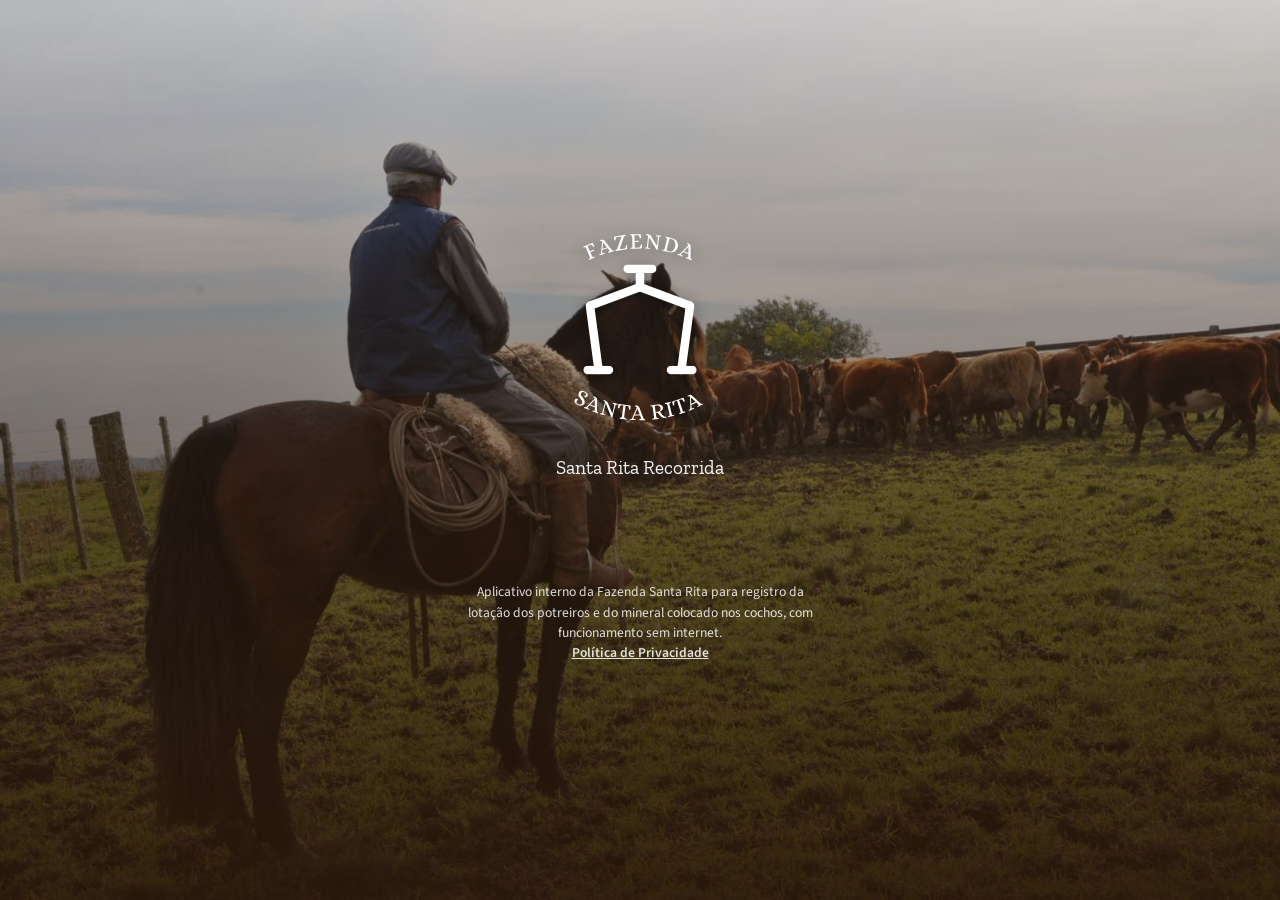
<file: index.html>
<!doctype html>
<html lang="pt-BR">
<head>
  <meta charset="utf-8">
  <meta name="viewport" content="width=device-width, initial-scale=1, viewport-fit=cover">
  <meta name="theme-color" content="#4a2814">
  <meta name="mobile-web-app-capable" content="yes">
  <meta name="apple-mobile-web-app-capable" content="yes">
  <meta name="apple-mobile-web-app-status-bar-style" content="black-translucent">
  <meta name="apple-mobile-web-app-title" content="Recorrida">
  <title>Santa Rita Recorrida</title>
  <link rel="manifest" href="manifest.webmanifest">
  <link rel="icon" href="img/icon-192.png?v=1">
  <link rel="apple-touch-icon" href="img/icon-180.png?v=1">
  <link rel="preconnect" href="https://fonts.googleapis.com">
  <link rel="preconnect" href="https://fonts.gstatic.com" crossorigin>
  <link href="https://fonts.googleapis.com/css2?family=Source+Sans+3:wght@400;600;700&family=Zilla+Slab:wght@500;600;700&display=swap" rel="stylesheet">
  <link rel="stylesheet" href="styles.css">
</head>
<body>

<!-- ===== Tela de entrada ===== -->
<section id="login" class="login" hidden>
  <div class="login-card">
    <img src="img/logo-branco.svg" alt="Fazenda Santa Rita" class="login-logo">
    <p class="login-sub">Santa Rita Recorrida</p>
    <div id="gbtn" class="gbtn"></div>
    <p id="login-msg" class="login-msg"></p>
    <p class="login-sobre">Aplicativo interno da Fazenda Santa Rita para registro da lotação dos potreiros e do mineral colocado nos cochos, com funcionamento sem internet.<br>
      <a href="privacidade.html">Política de Privacidade</a></p>
  </div>
</section>

<!-- ===== App ===== -->
<div id="app" hidden>
  <header class="hero">
    <div class="hero-inner">
      <img src="img/logo-branco.svg" alt="Fazenda Santa Rita" class="hero-logo">
      <div class="hero-text">
        <div class="eyebrow">Santa Rita · Recorrida</div>
        <h1 id="titulo">Recorrida</h1>
      </div>
      <div class="sync">
        <span id="sync-status" class="pill">…</span>
        <button id="btn-sync" class="btn-hero" type="button">Sincronizar</button>
      </div>
    </div>
  </header>

  <div id="relogin" class="banner" hidden>
    <span>Para enviar os registros à planilha, entre com o Google <b>uma última vez</b> neste aparelho. Depois disso, não será mais pedido.</span>
    <div id="relogin-btn"></div>
  </div>
  <div id="demo" class="banner banner-demo" hidden>
    <span>Modo demonstração: os registros ficam só neste aparelho. Configure o <code>config.js</code> para ligar a planilha.</span>
  </div>

  <main>
    <!-- ===== Registro ===== -->
    <section id="tab-registro" class="tab">
      <form id="form" class="card" novalidate autocomplete="off">
        <div class="card-head">
          <h2 id="form-titulo">Nova recorrida</h2>
          <button type="button" id="btn-limpar" class="btn-light">Limpar</button>
          <button type="button" id="btn-cancelar" class="btn-light" hidden>Cancelar edição</button>
        </div>

        <label class="field campo-data">
          <span>Data</span>
          <input type="date" name="data" required>
        </label>

        <!-- Potreiro -->
        <div class="bloco">
          <div class="bloco-titulo"><span class="num">1</span> Potreiro</div>

          <div id="pot-busca">
            <div class="busca">
              <svg viewBox="0 0 24 24" aria-hidden="true"><circle cx="11" cy="11" r="6.5"/><path d="M16 16l4.5 4.5"/></svg>
              <input type="search" id="pot-q" placeholder="Digite parte do nome" autocomplete="off" autocorrect="off" autocapitalize="off" spellcheck="false" enterkeyhint="search">
            </div>
            <div class="gps">
              <span id="gps-txt">Localização: aguardando…</span>
              <button type="button" id="btn-gps" class="link">Atualizar</button>
            </div>
            <div id="pot-lista" class="pot-lista"></div>
          </div>

          <div id="pot-escolhido" class="pot-escolhido" hidden>
            <div class="pe-topo">
              <div>
                <b id="pe-nome"></b>
                <small id="pe-info"></small>
              </div>
              <button type="button" id="btn-trocar" class="btn-light">Trocar</button>
            </div>
            <p id="pe-ultima" class="pe-ultima"></p>
            <button type="button" id="btn-cochos" class="btn-cocho">
              <svg viewBox="0 0 24 24" aria-hidden="true"><path d="M12 21s-6.5-6.2-6.5-11A6.5 6.5 0 0 1 18.5 10c0 4.8-6.5 11-6.5 11z"/><circle cx="12" cy="10" r="2.3"/></svg>
              <span id="btn-cochos-txt">Localização dos cochos</span>
            </button>
          </div>
        </div>

        <!-- Animais -->
        <div class="bloco" id="bloco-animais">
          <div class="chave-linha">
            <button type="button" class="chave" id="chave-animais" aria-pressed="false">
              <span class="num">2</span>
              <span class="chave-txt">Conferi os animais <small>lotação do potreiro</small></span>
              <span class="interruptor" aria-hidden="true"></span>
            </button>
            <button type="button" class="btn-vazio" id="btn-vazio" aria-pressed="false" title="Potreiro vazio">Vazio</button>
          </div>
          <div class="bloco-corpo" id="corpo-animais" hidden>
            <p id="dica-animais" class="dica"></p>
            <div id="linhas-animais" class="linhas"></div>
            <div class="linha-acoes">
              <button type="button" class="btn-mais" id="add-animal" aria-label="Adicionar categoria">+</button>
              <span class="muted-s">Adicionar categoria</span>
            </div>
            <div id="dif-animais"></div>
            <div id="aviso-vazio" class="aviso-vazio" hidden>
              <b>Potreiro vazio.</b> Será registrado que não há animais aqui. Toque em “Vazio” de novo para desfazer.
            </div>
          </div>
        </div>

        <!-- Mineral -->
        <div class="bloco" id="bloco-mineral">
          <div class="chave-linha chave-com-tem">
            <button type="button" class="chave" id="chave-mineral" aria-pressed="false">
              <span class="num">3</span>
              <span class="chave-txt">Coloquei mineral no cocho <small>sacos por produto</small></span>
              <span class="espaco-tem" aria-hidden="true"></span>
              <span class="interruptor" aria-hidden="true"></span>
            </button>
            <!-- "Tem mineral": o cocho já tinha mineral (só registra; não entra no consumo) -->
            <button type="button" class="btn-tem" id="btn-tem" aria-pressed="false">
              <svg viewBox="0 0 24 24" aria-hidden="true"><path d="M5 12.5l4.5 4.5L19 7.5"/></svg>Tem mineral
            </button>
          </div>
          <div class="bloco-corpo" id="corpo-mineral" hidden>
            <p id="dica-mineral" class="dica"></p>
            <div id="linhas-mineral" class="linhas"></div>
            <div class="linha-acoes">
              <button type="button" class="btn-mais" id="add-mineral" aria-label="Adicionar mineral">+</button>
              <span class="muted-s">Adicionar mineral</span>
            </div>
          </div>
        </div>

        <!-- Falta no depósito -->
        <div class="bloco" id="bloco-falta">
          <button type="button" class="chave" id="chave-falta" aria-pressed="false">
            <span class="num">4</span>
            <span class="chave-txt">Falta mineral no depósito <small>sem no depósito e precisa trazer</small></span>
            <span class="interruptor" aria-hidden="true"></span>
          </button>
          <div class="bloco-corpo" id="corpo-falta" hidden>
            <p class="dica">Marque os minerais que estão faltando no depósito deste potreiro. Desmarque o que já tem no depósito ou não precisa mais: fica como reposto na data da recorrida.</p>
            <div id="faltas-lista" class="faltas-lista"></div>
            <div class="falta-outro">
              <span class="muted-s">Outro mineral:</span>
              <div id="falta-combo"></div>
            </div>
          </div>
        </div>

        <!-- Medicamentos -->
        <div class="bloco" id="bloco-med">
          <button type="button" class="chave" id="chave-med" aria-pressed="false">
            <span class="num">5</span>
            <span class="chave-txt">Medicamentos <small>aplicados no lote ou em animais</small></span>
            <span class="interruptor" aria-hidden="true"></span>
          </button>
          <div class="bloco-corpo" id="corpo-med" hidden>
            <div class="seg" role="group" aria-label="Aplicado em">
              <button type="button" data-med-modo="lote" aria-pressed="true">Todo o lote</button>
              <button type="button" data-med-modo="animais" aria-pressed="false">Animal(is) específico(s)</button>
            </div>
            <div id="med-lote">
              <p id="dica-med" class="dica"></p>
              <div class="med-cab" id="med-cab-lote"><span>Dose</span><span>Medicamento</span></div>
              <div id="linhas-med-lote" class="linhas linhas-med"></div>
              <div class="linha-acoes">
                <button type="button" class="btn-mais" id="add-med-lote" aria-label="Adicionar">+</button>
                <span class="muted-s" id="txt-add-med-lote">Adicionar medicamento</span>
              </div>
            </div>
            <div id="med-animais" hidden>
              <div id="lista-med-animais" class="med-animais"></div>
              <div class="linha-acoes">
                <button type="button" class="btn-mais" id="add-med-animal" aria-label="Adicionar animal">+</button>
                <span class="muted-s">Adicionar animal</span>
              </div>
            </div>
          </div>
        </div>

        <label class="field">
          <span>Observações <small>(opcional)</small></span>
          <textarea name="obs" rows="2" placeholder="Depósito vazio, cocho estragado, animal doente…"></textarea>
        </label>

        <div class="actions">
          <button type="submit" class="btn-primary" id="btn-salvar">Salvar recorrida</button>
        </div>
      </form>

      <div class="card">
        <div class="card-head"><h2>Últimas recorridas</h2></div>
        <div id="ultimos" class="lista"></div>
      </div>
    </section>

    <!-- ===== Lotação ===== -->
    <section id="tab-lotacao" class="tab" hidden>
      <div id="lot-kpis" class="kpis"></div>
      <div id="lot-cats" class="cats"></div>
      <div class="card card-filtro">
        <div class="filtros filtros-1">
          <input type="search" id="lot-q" placeholder="Buscar potreiro">
        </div>
      </div>
      <div id="lot-lista" class="lista"></div>
    </section>

    <!-- ===== Registros (recorridas já lançadas) ===== -->
    <section id="tab-consulta" class="tab" hidden>
      <div class="card">
        <div class="filtros filtros-2">
          <input type="search" id="busca" placeholder="Buscar potreiro, categoria, mineral ou observação">
          <select id="f-periodo">
            <option value="30">Últimos 30 dias</option>
            <option value="90">Últimos 90 dias</option>
            <option value="365">Últimos 12 meses</option>
            <option value="">Todo o período</option>
          </select>
        </div>
        <div id="f-tipos" class="cats tipos"></div>
        <div class="lista-topo">
          <span id="contagem" class="muted"></span>
          <button type="button" id="btn-csv" class="btn-light">Baixar planilha (CSV)</button>
        </div>
      </div>
      <div id="lista" class="lista"></div>
      <button type="button" id="btn-mais" class="btn-light mais" hidden>Mostrar mais</button>
    </section>

    <!-- ===== Painel ===== -->
    <section id="tab-painel" class="tab" hidden>
      <div class="painel-topo">
        <h2>Resumo</h2>
        <select id="p-periodo">
          <option value="15" selected>Últimos 15 dias</option>
          <option value="30">Últimos 30 dias</option>
          <option value="45">Últimos 45 dias</option>
          <option value="60">Últimos 60 dias</option>
          <option value="90">Últimos 90 dias</option>
        </select>
      </div>
      <div id="kpis" class="kpis"></div>
      <div class="card card-falta">
        <h3>Falta no depósito</h3>
        <div id="p-faltas"></div>
      </div>
      <div class="card">
        <h3>Animais faltando</h3>
        <p class="muted">Não estavam no potreiro na última recorrida, mas continuam na lotação dele até voltarem.</p>
        <div id="p-faltando" class="tabela"></div>
      </div>
      <div class="painel-grid">
        <div class="card"><h3>Mineral colocado (sacos)</h3><div id="g-min" class="barras"></div></div>
        <div class="card"><h3>Animais por categoria (hoje)</h3><div id="g-cat" class="barras"></div></div>
        <div class="card full">
          <h3>Dias sem abastecer o cocho</h3>
          <p class="muted">Potreiros com animais, pela data do último mineral registrado.</p>
          <div id="t-dias" class="tabela"></div>
        </div>
        <div class="card full">
          <h3>Consumo de mineral por potreiro</h3>
          <p class="muted">Estimativa de g/cabeça/dia: o mineral de cada abastecimento é consumido até o abastecimento seguinte, com a lotação registrada nas recorridas. Cabeça média e g/cab/dia consideram só os bovinos. Precisa de pelo menos 2 abastecimentos no período.</p>
          <div id="t-consumo" class="tabela"></div>
        </div>
      </div>
    </section>
  </main>

  <footer class="rodape">
    <span id="quem"></span>
    <button type="button" id="btn-sair" class="link">Sair</button>
    · <a href="privacidade.html" class="link">Privacidade</a>
  </footer>

  <nav class="tabbar">
    <button type="button" data-tab="registro" class="on">
      <svg viewBox="0 0 24 24"><path d="M12 5v14M5 12h14"/></svg>Registro
    </button>
    <button type="button" data-tab="lotacao">
      <svg viewBox="0 0 24 24"><path d="M4 5h7v6H4zM13 5h7v6h-7zM4 13h7v6H4zM13 13h7v6h-7z"/></svg>Lotação
    </button>
    <button type="button" data-tab="consulta">
      <svg viewBox="0 0 24 24"><path d="M4 6h16M4 12h16M4 18h10"/></svg>Registros
    </button>
    <button type="button" data-tab="painel">
      <svg viewBox="0 0 24 24"><path d="M5 20V11M12 20V5M19 20v-6"/></svg>Painel
    </button>
  </nav>
</div>

<!-- ===== Janela: cochos ===== -->
<dialog id="dlg-cochos" class="dlg">
  <div class="dlg-cab">
    <h2>Cochos · <span id="dc-nome"></span></h2>
    <button type="button" class="dlg-x" data-fechar aria-label="Fechar">×</button>
  </div>
  <p class="muted">Fique ao lado do cocho e toque em <b>Marcar aqui</b>. O app espera o GPS estabilizar antes de gravar.</p>
  <div id="dc-lista"></div>
  <div id="dc-captura" class="captura" hidden>
    <div class="cap-titulo" id="cap-titulo"></div>
    <div class="cap-barra"><i id="cap-i"></i></div>
    <div class="cap-info" id="cap-info">Procurando sinal do GPS…</div>
    <div class="cap-btns">
      <button type="button" class="btn-light" id="cap-cancelar">Cancelar</button>
      <button type="button" class="btn-primary" id="cap-gravar" disabled>Gravar</button>
    </div>
  </div>
</dialog>

<!-- ===== Janela: novo potreiro ===== -->
<dialog id="dlg-potreiro" class="dlg">
  <form method="dialog" id="form-pot" novalidate>
    <div class="dlg-cab">
      <h2>Adicionar potreiro</h2>
      <button type="button" class="dlg-x" data-fechar aria-label="Fechar">×</button>
    </div>
    <label class="field">
      <span>Nome do potreiro</span>
      <input type="text" id="np-nome" autocomplete="off" autocapitalize="words" maxlength="80">
    </label>
    <p id="np-aviso" class="aviso" hidden></p>
    <p class="muted">Ele entra na aba Potreiros da planilha. Depois, marque o cocho em <b>Marcar localização do cocho</b> quando estiver nele.</p>
    <div class="cap-btns">
      <button type="button" class="btn-light" data-fechar>Cancelar</button>
      <button type="submit" class="btn-primary" id="np-ok">Adicionar</button>
    </div>
  </form>
</dialog>

<!-- ===== Janela: medicação sem potreiro ===== -->
<dialog id="dlg-sem-pot" class="dlg">
  <form method="dialog" novalidate>
    <div class="dlg-cab">
      <h2>Potreiro não informado</h2>
    </div>
    <p>Deseja lançar só a medicação, sem lançar a recorrida?</p>
    <p id="sp-aviso" class="aviso" hidden></p>
    <div class="cap-btns">
      <button type="submit" value="nao" class="btn-light">Não, escolher potreiro</button>
      <button type="submit" value="sim" class="btn-primary">Sim, salvar medicação</button>
    </div>
  </form>
</dialog>

<!-- ===== Janela: transferência entre potreiros ===== -->
<dialog id="dlg-transf" class="dlg">
  <form method="dialog" novalidate>
    <div class="dlg-cab">
      <h2>Lotação dos outros potreiros</h2>
    </div>
    <p class="muted">Confira como fica cada potreiro. Os números podem ser ajustados.</p>
    <div id="tr-corpo"></div>
    <div class="cap-btns">
      <button type="submit" value="nao" class="btn-light">Voltar</button>
      <button type="submit" value="sim" class="btn-primary">Confirmar e salvar</button>
    </div>
  </form>
</dialog>

<!-- ===== Janela: novo medicamento ou categoria ===== -->
<dialog id="dlg-item" class="dlg">
  <form method="dialog" id="form-item" novalidate>
    <div class="dlg-cab">
      <h2 id="ni-titulo">Novo medicamento</h2>
      <button type="button" class="dlg-x" data-fechar aria-label="Fechar">×</button>
    </div>
    <label class="field">
      <span id="ni-rot-nome">Medicamento</span>
      <input type="text" id="ni-nome" autocomplete="off" autocapitalize="sentences" maxlength="80">
    </label>
    <p id="ni-aviso" class="aviso" hidden></p>
    <label class="field">
      <span>Nomes alternativos <small>(opcional, separados por ponto e vírgula)</small></span>
      <input type="text" id="ni-alt" autocomplete="off" autocapitalize="off" maxlength="200" placeholder="ex.: ivomec; ivermectina">
    </label>
    <div id="ni-campos-med">
      <label class="field">
        <span>Unidade da dose</span>
        <select id="ni-unidade" data-novo-campo="ni-unidade-nova"></select>
        <input type="text" id="ni-unidade-nova" autocomplete="off" maxlength="30" placeholder="Nova unidade" hidden>
      </label>
      <label class="field">
        <span>Tipo</span>
        <select id="ni-tipo" data-novo-campo="ni-tipo-novo"></select>
        <input type="text" id="ni-tipo-novo" autocomplete="off" autocapitalize="sentences" maxlength="40" placeholder="Novo tipo" hidden>
      </label>
    </div>
    <div id="ni-campos-min">
      <label class="field">
        <span>Kg por saco <small>(em branco se não vier em saco)</small></span>
        <input type="text" id="ni-kg" inputmode="decimal" autocomplete="off" maxlength="6" placeholder="ex.: 30">
      </label>
    </div>
    <div id="ni-campos-cat">
      <label class="field">
        <span>Espécie</span>
        <select id="ni-especie" data-novo-campo="ni-especie-nova"></select>
        <input type="text" id="ni-especie-nova" autocomplete="off" autocapitalize="sentences" maxlength="30" placeholder="Nova espécie" hidden>
      </label>
    </div>
    <div class="cap-btns">
      <button type="button" class="btn-light" data-fechar>Cancelar</button>
      <button type="submit" class="btn-primary">Adicionar</button>
    </div>
  </form>
</dialog>

<div id="toast" class="toast" role="status" aria-live="polite"></div>

<script src="config.js"></script>
<script src="app.js"></script>
<script src="https://accounts.google.com/gsi/client" async defer></script>
</body>
</html>
</file>
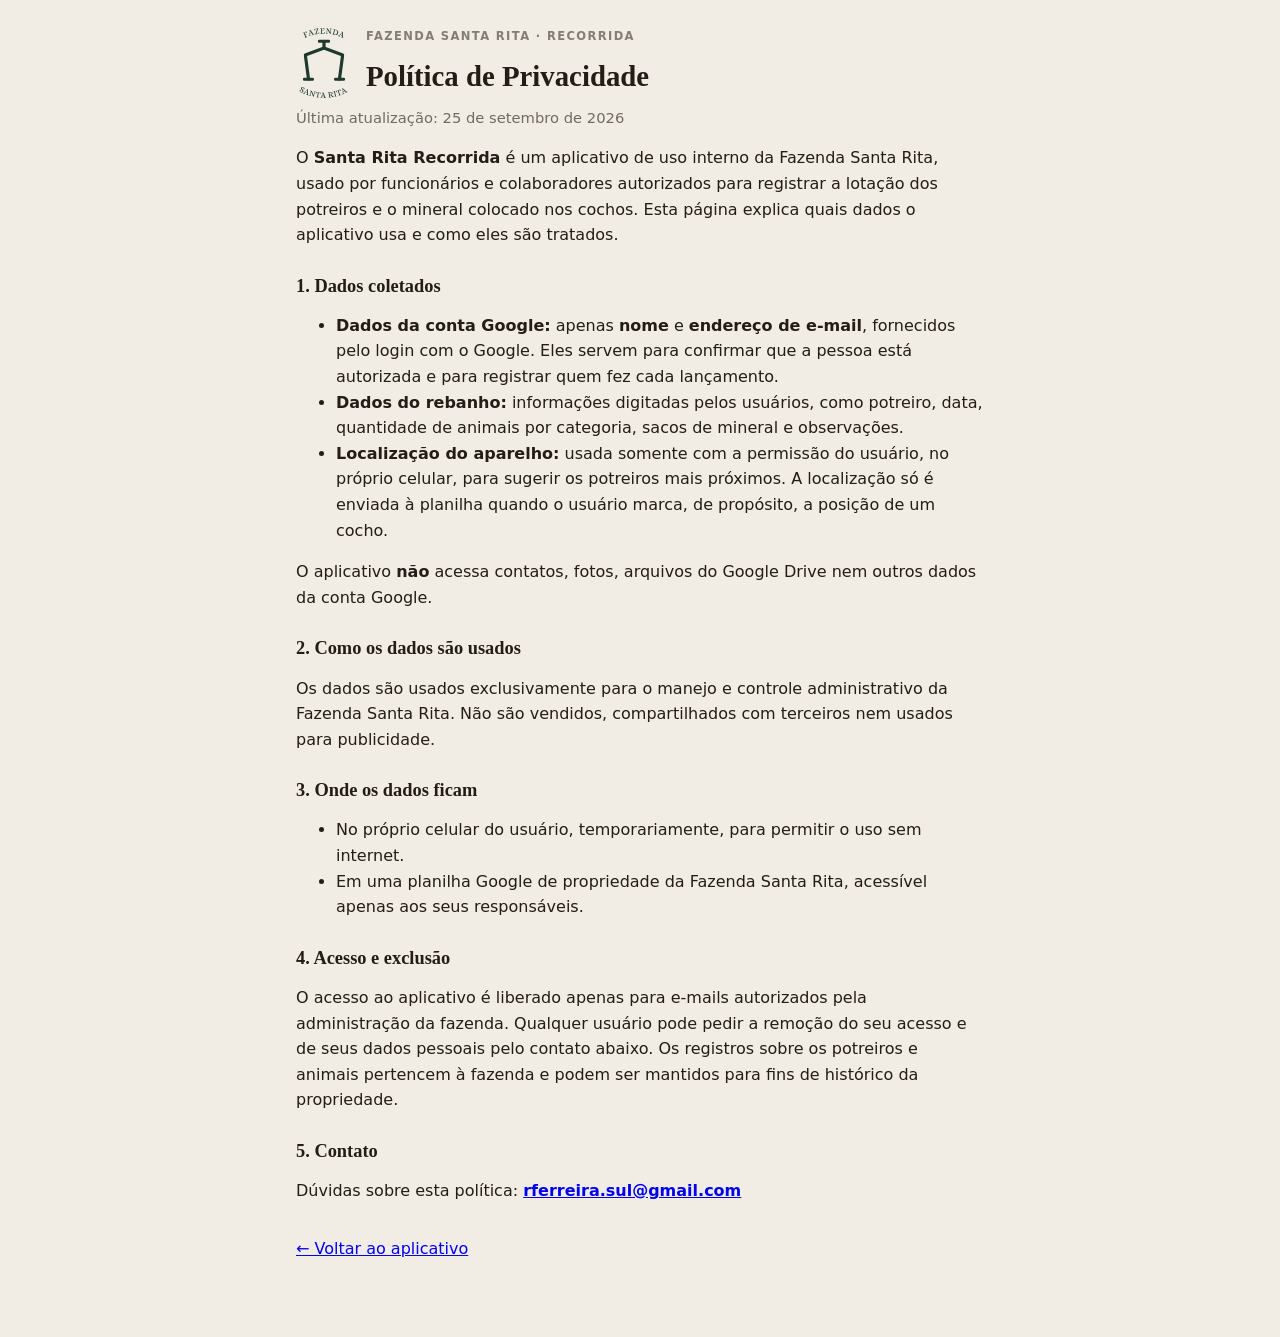
<file: privacidade.html>
<!doctype html>
<html lang="pt-BR">
<head>
  <meta charset="utf-8">
  <meta name="viewport" content="width=device-width, initial-scale=1">
  <title>Política de Privacidade · Santa Rita Recorrida</title>
  <link rel="icon" href="img/icon-192.png?v=1">
  <link rel="stylesheet" href="styles.css">
  <style>
    .doc { max-width: 720px; margin: 0 auto; padding: 24px 16px 60px; }
    .doc h1 { font-size: 1.8rem; margin: 16px 0 4px; }
    .doc h2 { font-size: 1.15rem; margin: 28px 0 8px; }
    .doc p, .doc li { line-height: 1.6; }
    .doc .topo { display: flex; align-items: center; gap: 14px; }
    .doc .topo img { width: 56px; }
  </style>
</head>
<body>
<main class="doc">
  <div class="topo">
    <img src="img/logo.svg" alt="Fazenda Santa Rita">
    <div>
      <div class="eyebrow" style="color:var(--muted)">Fazenda Santa Rita · Recorrida</div>
      <h1>Política de Privacidade</h1>
    </div>
  </div>
  <p class="muted">Última atualização: 25 de setembro de 2026</p>

  <p>O <b>Santa Rita Recorrida</b> é um aplicativo de uso interno da Fazenda Santa Rita,
  usado por funcionários e colaboradores autorizados para registrar a lotação dos potreiros
  e o mineral colocado nos cochos. Esta página explica quais dados o aplicativo usa e como eles são tratados.</p>

  <h2>1. Dados coletados</h2>
  <ul>
    <li><b>Dados da conta Google:</b> apenas <b>nome</b> e <b>endereço de e-mail</b>, fornecidos pelo login com o Google.
      Eles servem para confirmar que a pessoa está autorizada e para registrar quem fez cada lançamento.</li>
    <li><b>Dados do rebanho:</b> informações digitadas pelos usuários, como potreiro, data,
      quantidade de animais por categoria, sacos de mineral e observações.</li>
    <li><b>Localização do aparelho:</b> usada somente com a permissão do usuário, no próprio celular, para sugerir
      os potreiros mais próximos. A localização só é enviada à planilha quando o usuário marca, de propósito,
      a posição de um cocho.</li>
  </ul>
  <p>O aplicativo <b>não</b> acessa contatos, fotos, arquivos do Google Drive nem outros dados da conta Google.</p>

  <h2>2. Como os dados são usados</h2>
  <p>Os dados são usados exclusivamente para o manejo e controle administrativo da Fazenda Santa Rita.
  Não são vendidos, compartilhados com terceiros nem usados para publicidade.</p>

  <h2>3. Onde os dados ficam</h2>
  <ul>
    <li>No próprio celular do usuário, temporariamente, para permitir o uso sem internet.</li>
    <li>Em uma planilha Google de propriedade da Fazenda Santa Rita, acessível apenas aos seus responsáveis.</li>
  </ul>

  <h2>4. Acesso e exclusão</h2>
  <p>O acesso ao aplicativo é liberado apenas para e-mails autorizados pela administração da fazenda.
  Qualquer usuário pode pedir a remoção do seu acesso e de seus dados pessoais pelo contato abaixo.
  Os registros sobre os potreiros e animais pertencem à fazenda e podem ser mantidos para fins de histórico da propriedade.</p>

  <h2>5. Contato</h2>
  <p>Dúvidas sobre esta política: <a href="mailto:rferreira.sul@gmail.com"><b>rferreira.sul@gmail.com</b></a></p>

  <p style="margin-top:32px"><a href="./">← Voltar ao aplicativo</a></p>
</main>
</body>
</html>
</file>
<file: styles.css>
:root {
  --bg: #f1ece4;
  --card: #ffffff;
  --field: #ede6db;
  --ink: #241c16;
  --muted: #716a61;
  --line: #ddd3c4;
  --brand: #4a2814;        /* couro escuro */
  --primary: #8c4a22;      /* couro / terracota dos botões */
  --primary-bg: #f6e9df;
  --ok: #2f7a43;
  --ok-bg: #e1f0e3;
  --perda: #b3362f;
  --perda-bg: #f8dfdc;
  --aviso: #b26b12;
  --aviso-bg: #f7ead6;
  --tem: #9a6a12;          /* ocre: "tem mineral" (parente do terracota do mineral) */
  --tem-bg: #f5ecd2;
  --campo: #3d6b3f;        /* verde do potreiro */
  --radius: 14px;
  --serif: "Zilla Slab", Georgia, serif;
  --sans: "Source Sans 3", system-ui, -apple-system, "Segoe UI", sans-serif;
  color-scheme: light;
}

* { box-sizing: border-box; }
html, body { margin: 0; }
body {
  background: var(--bg);
  color: var(--ink);
  font: 16px/1.4 var(--sans);
  -webkit-tap-highlight-color: transparent;
}
[hidden] { display: none !important; }
button, input, select, textarea { font: inherit; color: inherit; }
button { cursor: pointer; }
h1, h2, h3 { font-family: var(--serif); margin: 0; line-height: 1.15; }
h2 { font-size: 1.25rem; }
h3 { font-size: 1.05rem; margin-bottom: 12px; }
.muted { color: var(--muted); font-size: .92rem; margin: 4px 0 14px; }
.muted-s { color: var(--muted); font-size: .9rem; }
code { background: #0000000f; padding: 1px 5px; border-radius: 4px; }

/* ---------- Entrada ---------- */
.login {
  min-height: 100dvh;
  display: grid;
  place-items: center;
  padding: 24px 16px;
  background:
    linear-gradient(180deg, rgba(40, 22, 10, .2) 0%, rgba(40, 22, 10, .5) 45%, rgba(40, 22, 10, .9) 100%),
    url("img/fundo-entrada.jpg") 30% center / cover no-repeat;
  color: #fff;
}
.login-card { text-align: center; max-width: 360px; width: 100%; }
.login-sobre { margin-top: 28px; font-size: .85rem; opacity: .85; line-height: 1.5; }
.login-sobre a { color: #fff; font-weight: 600; }
.login-logo { width: 150px; height: auto; filter: drop-shadow(0 2px 8px rgba(0,0,0,.35)); }
.login-sub { font-family: var(--serif); font-size: 1.2rem; margin: 18px 0 28px; opacity: .95; }
.gbtn { display: flex; justify-content: center; min-height: 44px; }
.login-msg { margin-top: 18px; font-size: .95rem; background: rgba(0,0,0,.35); border-radius: 10px; padding: 0; }
.login-msg:not(:empty) { padding: 10px 12px; }

/* ---------- Cabeçalho ---------- */
.hero {
  background:
    linear-gradient(90deg, rgba(50, 26, 12, .93) 0%, rgba(50, 26, 12, .72) 45%, rgba(50, 26, 12, .2) 100%),
    url("img/fundo-topo.jpg") 70% 42% / cover no-repeat;
  color: #fff;
  padding: calc(env(safe-area-inset-top) + 14px) 16px 18px;
}
.hero-inner {
  max-width: 900px;
  margin: 0 auto;
  display: grid;
  grid-template-columns: auto 1fr;
  grid-template-areas: "logo text" "sync sync";
  gap: 10px 14px;
  align-items: center;
}
.hero-logo { grid-area: logo; width: 58px; height: auto; }
.hero-text { grid-area: text; }
.eyebrow { text-transform: uppercase; letter-spacing: .12em; font-size: .72rem; font-weight: 700; opacity: .85; }
.hero h1 { font-size: 1.55rem; margin-top: 2px; }
.sync { grid-area: sync; display: flex; gap: 8px; align-items: center; }
.pill {
  display: inline-flex; align-items: center; gap: 6px;
  padding: 5px 12px; border-radius: 999px;
  background: rgba(255,255,255,.92); color: var(--ink);
  font-size: .85rem; font-weight: 600;
}
.pill::before { content: ""; width: 8px; height: 8px; border-radius: 50%; background: var(--muted); }
.pill.ok::before { background: var(--ok); }
.pill.pend::before { background: var(--aviso); }
.pill.off::before { background: var(--perda); }
.btn-hero {
  border: 1px solid rgba(255,255,255,.7); background: rgba(255,255,255,.12);
  color: #fff; border-radius: 999px; padding: 5px 14px; font-weight: 600; font-size: .85rem;
}
@media (min-width: 720px) {
  .hero-inner { grid-template-columns: auto 1fr auto; grid-template-areas: "logo text sync"; }
  .hero-logo { width: 72px; }
  .hero h1 { font-size: 1.9rem; }
}

.banner {
  max-width: 900px; margin: 12px auto 0; padding: 12px 14px;
  background: var(--aviso-bg); color: #6b4108; border-radius: 12px;
  display: flex; flex-wrap: wrap; gap: 10px; align-items: center; justify-content: space-between;
  font-size: .95rem;
}
.banner-demo { background: #e8eef0; color: #2c4a57; }
@media (max-width: 932px) { .banner { margin: 12px 16px 0; } }

/* ---------- Layout ---------- */
main { max-width: 900px; margin: 0 auto; padding: 16px 16px 8px; }
.card {
  background: var(--card); border: 1px solid var(--line); border-radius: var(--radius);
  padding: 18px; margin-bottom: 16px; box-shadow: 0 1px 2px rgba(0,0,0,.03);
}
.card-head { display: flex; justify-content: space-between; align-items: center; gap: 10px; margin-bottom: 10px; }

/* ---------- Campos ---------- */
.field { display: flex; flex-direction: column; gap: 6px; min-width: 0; margin-top: 14px; }
.field > span { font-weight: 600; font-size: .92rem; }
.field small { font-weight: 400; color: var(--muted); }
.campo-data { max-width: 220px; margin-top: 0; }

input, select, textarea {
  width: 100%; border: 1px solid transparent; background: var(--field);
  border-radius: 10px; padding: 12px 12px; min-height: 48px; font-size: 1rem;
}
textarea { resize: vertical; min-height: 64px; }
input[type="date"] { -webkit-appearance: none; appearance: none; display: block; min-width: 0; text-align: left; }
input[type="date"]::-webkit-date-and-time-value { text-align: left; }
input[type="search"]::-webkit-search-cancel-button { -webkit-appearance: none; }
select { appearance: none; background-image: linear-gradient(45deg, transparent 50%, var(--muted) 50%), linear-gradient(135deg, var(--muted) 50%, transparent 50%); background-position: calc(100% - 18px) 50%, calc(100% - 13px) 50%; background-size: 5px 5px; background-repeat: no-repeat; padding-right: 34px; }
input:focus, select:focus, textarea:focus { outline: none; border-color: var(--primary); background: #fff; }
.erro, input.erro { border-color: var(--perda) !important; background: #fff5f4 !important; }
.aviso { background: var(--aviso-bg); color: #6b4108; padding: 10px 12px; border-radius: 10px; margin: 10px 0 0; font-size: .95rem; }
.dica { color: var(--primary); font-size: .88rem; margin: 0 0 10px; }
.dica:empty { display: none; }

/* ---------- Blocos do registro ---------- */
.bloco { border-top: 1px solid var(--line); margin-top: 16px; padding-top: 14px; }
.bloco-titulo { display: flex; align-items: center; gap: 10px; font-weight: 700; font-size: 1.05rem; margin-bottom: 10px; }
.num {
  display: inline-grid; place-items: center; flex: none;
  width: 26px; height: 26px; border-radius: 50%;
  background: var(--primary); color: #fff; font-size: .85rem; font-weight: 700;
}

.busca { position: relative; }
.busca svg { position: absolute; left: 12px; top: 50%; transform: translateY(-50%); width: 20px; height: 20px; fill: none; stroke: var(--muted); stroke-width: 2.2; stroke-linecap: round; }
.busca input { padding-left: 40px; font-size: 1.05rem; }
.gps { display: flex; align-items: center; gap: 10px; font-size: .85rem; color: var(--muted); margin: 8px 2px 10px; }
.gps .link { font-size: .85rem; }

.pot-lista { display: flex; flex-direction: column; gap: 6px; max-height: 360px; overflow-y: auto; -webkit-overflow-scrolling: touch; }
.pot-sec { font-size: .72rem; text-transform: uppercase; letter-spacing: .08em; font-weight: 700; color: var(--muted); margin: 6px 2px 0; }
.pot-item {
  display: flex; justify-content: space-between; align-items: center; gap: 10px; text-align: left;
  border: 1px solid var(--line); background: #fff; border-radius: 10px; padding: 11px 12px; min-height: 48px;
}
.pot-item b { font-weight: 600; }
.pot-item small { display: block; color: var(--muted); font-size: .8rem; }
.pot-item .dist { font-size: .85rem; color: var(--campo); font-weight: 700; white-space: nowrap; }
.pot-item.aqui { border-color: var(--campo); background: #eef5ec; }
.pot-item.aqui .dist { color: #fff; background: var(--campo); border-radius: 999px; padding: 2px 9px; font-size: .78rem; }
.pot-item:active { background: var(--field); }
.pot-add {
  border: 1px dashed var(--primary); background: var(--primary-bg); color: var(--primary); font-weight: 700;
  border-radius: 10px; padding: 12px; min-height: 48px; text-align: left;
}
.pot-vazio { color: var(--muted); font-size: .92rem; padding: 6px 2px; }

.pot-escolhido { background: #eef5ec; border: 1px solid #c9dcc5; border-radius: 12px; padding: 12px 14px; }
.pe-topo { display: flex; justify-content: space-between; align-items: flex-start; gap: 10px; }
.pe-topo b { font-family: var(--serif); font-size: 1.35rem; display: block; line-height: 1.15; }
.pe-topo small { color: var(--campo); font-size: .85rem; font-weight: 600; }
.pe-ultima { font-size: .9rem; color: var(--ink); margin: 8px 0 10px; }
.pe-ultima:empty { display: none; }
.btn-cocho {
  display: inline-flex; align-items: center; gap: 8px;
  border: 1px solid var(--campo); background: #fff; color: var(--campo);
  border-radius: 999px; padding: 7px 14px; font-weight: 700; font-size: .9rem;
}
.btn-cocho svg { width: 18px; height: 18px; fill: none; stroke: currentColor; stroke-width: 2.2; }

/* Interruptor (liga/desliga cada bloco) */
.chave {
  width: 100%; display: flex; align-items: center; gap: 10px; text-align: left;
  background: none; border: 0; padding: 4px 0; font-weight: 700; font-size: 1.05rem;
}
.chave-txt { flex: 1; }
.chave-txt small { display: block; font-weight: 400; font-size: .85rem; color: var(--muted); }
.interruptor { flex: none; width: 50px; height: 30px; border-radius: 999px; background: #cfc6b8; position: relative; transition: .2s; }
.interruptor::after { content: ""; position: absolute; top: 3px; left: 3px; width: 24px; height: 24px; border-radius: 50%; background: #fff; box-shadow: 0 1px 3px rgba(0,0,0,.25); transition: .2s; }
.chave[aria-pressed="true"] .interruptor { background: var(--primary); }
.chave[aria-pressed="true"] .interruptor::after { left: 23px; }
.chave[aria-pressed="false"] .num { background: #b9ae9f; }
.bloco-corpo { padding-top: 12px; }

.linhas { display: flex; flex-direction: column; gap: 8px; }
.linha { display: grid; gap: 8px; align-items: center; }
.linha-animal { grid-template-columns: 96px 1fr 40px; }
.linha-mineral { grid-template-columns: 124px 1fr 36px; }
.linha-animal .btn-x, .linha-mineral .btn-x { width: 36px; }
.linha input.qtd { text-align: center; font-size: 1.1rem; font-weight: 700; padding: 12px 6px; }
.btn-x { width: 40px; height: 40px; border: 0; background: none; color: var(--muted); font-size: 1.5rem; border-radius: 8px; }
.btn-x:active { background: var(--field); }
.passo { display: grid; grid-template-columns: 38px 1fr 38px; background: var(--field); border-radius: 10px; overflow: hidden; }
.passo input { background: transparent; border-radius: 0; min-width: 0; }
.passo input:focus { background: #fff; }
.passo button { border: 0; background: #e3dacd; color: var(--primary); font-size: 1.4rem; font-weight: 700; }
.passo button:active { background: #d6cbbb; }
.linha-acoes { display: flex; align-items: center; gap: 10px; margin-top: 10px; }
.btn-mais {
  width: 44px; height: 44px; border-radius: 50%; border: 0; flex: none;
  background: var(--primary); color: #fff; font-size: 1.6rem; font-weight: 600; line-height: 1;
}
.chave-linha { display: flex; align-items: center; gap: 10px; }
.chave-linha .chave { flex: 1; min-width: 0; }
.btn-vazio {
  flex: none; min-height: 40px; padding: 0 14px; border-radius: 999px;
  border: 1px solid var(--line); background: #fff; color: var(--ink); font-weight: 700; font-size: .9rem;
}
.btn-vazio.on { background: var(--ink); color: #fff; border-color: var(--ink); }
/* "Tem mineral" fica entre o texto e a chave do bloco 3 */
.chave-com-tem { position: relative; }
.chave-com-tem .espaco-tem { flex: none; width: 128px; }
.btn-tem {
  position: absolute; right: 60px; top: 50%; transform: translateY(-50%);
  display: inline-flex; align-items: center; gap: 5px; min-height: 40px; padding: 0 12px; border-radius: 999px;
  border: 1px solid var(--line); background: #fff; color: var(--ink); font-weight: 700; font-size: .9rem; white-space: nowrap;
}
.btn-tem svg { width: 16px; height: 16px; fill: none; stroke: currentColor; stroke-width: 3; stroke-linecap: round; stroke-linejoin: round; opacity: .35; }
.btn-tem.on { background: var(--ok); color: #fff; border-color: var(--ok); }
.btn-tem.on svg { opacity: 1; }

/* Medicamentos (bloco 5) */
.seg { display: grid; grid-template-columns: 1fr 1fr; background: var(--field); border-radius: 10px; padding: 3px; gap: 3px; margin-bottom: 12px; }
.seg button { border: 0; background: none; border-radius: 8px; min-height: 40px; font-weight: 700; font-size: .9rem; color: var(--muted); padding: 0 6px; }
.seg button[aria-pressed="true"] { background: #fff; color: var(--ink); box-shadow: 0 1px 3px rgba(0,0,0,.12); }
.med-cab { display: grid; grid-template-columns: 96px 1fr 36px; gap: 8px; font-size: .78rem; color: var(--muted); font-weight: 700; margin-bottom: 4px; }
.linha-med { grid-template-columns: 96px 1fr 36px; }
.linha-med .btn-x { width: 36px; }
/* Categorias que recebem o medicamento */
.cats-med { display: flex; flex-wrap: wrap; gap: 6px; }
.cats-med button { background: #fff; border: 1px solid var(--line); border-radius: 999px; padding: 5px 11px; font-size: .85rem; color: var(--muted); min-height: 34px; }
.cats-med button b { font-variant-numeric: tabular-nums; }
.cats-med button[aria-pressed="true"] { background: var(--campo); border-color: var(--campo); color: #fff; }
.cats-med button.todas { font-weight: 700; }
.cats-med.erro { outline: 2px solid var(--erro, #b3261e); outline-offset: 3px; border-radius: 10px; }
.med-grupo { border: 1px solid var(--line); border-radius: 12px; padding: 10px; display: flex; flex-direction: column; gap: 8px; background: #fff; }
.med-grupo-cab { display: flex; justify-content: space-between; align-items: center; font-size: .78rem; color: var(--muted); font-weight: 700; }
.med-grupo-cab .btn-x { width: 36px; }
#linhas-med-lote { gap: 12px; }
.med-item { display: flex; flex-direction: column; gap: 6px; padding-bottom: 10px; border-bottom: 1px dashed var(--line); }
.med-item .cats-med { padding-left: 2px; }
.med-animais { display: flex; flex-direction: column; gap: 12px; }
.med-animal { border: 1px solid var(--line); border-radius: 12px; padding: 10px; display: flex; flex-direction: column; gap: 8px; background: #fff; }
.med-animal-cab { display: grid; grid-template-columns: 1fr 36px; gap: 8px; align-items: end; }
.mini { display: flex; flex-direction: column; gap: 3px; }
.mini > span:first-child { font-size: .78rem; color: var(--muted); font-weight: 700; }
.brinco-campo { display: grid; grid-template-columns: 1fr auto; gap: 6px; }
.btn-teclado { min-width: 52px; border: 1px solid var(--line); background: #fff; color: var(--ink); border-radius: 10px; font-weight: 700; font-size: .8rem; letter-spacing: .04em; }
.med-animal .brinco { font-weight: 700; }
.med-animal .linha-acoes { margin-top: 2px; }
.btn-mais.btn-mais-s { width: 36px; height: 36px; font-size: 1.3rem; }
@media (max-width: 420px) {
  .chave-com-tem .espaco-tem { width: 100px; }
  .btn-tem { right: 58px; padding: 0 9px; gap: 3px; font-size: .8rem; min-height: 36px; }
  .btn-tem svg { width: 14px; height: 14px; }
}
.aviso-vazio { background: var(--field); border-radius: 10px; padding: 12px; font-size: .95rem; }

/* Falta no depósito */
.faltas-lista { display: flex; flex-direction: column; gap: 6px; }
.falta-item {
  display: flex; align-items: center; gap: 10px; width: 100%; text-align: left;
  border: 1px solid var(--line); background: #fff; border-radius: 10px; padding: 10px 12px; min-height: 48px;
}
.falta-item .fi-nome { flex: 1; font-weight: 600; }
.falta-item .fi-nome small { display: block; font-weight: 400; color: var(--muted); font-size: .8rem; }
.falta-item .interruptor { width: 44px; height: 26px; }
.falta-item .interruptor::after { width: 20px; height: 20px; }
.falta-item[aria-pressed="true"] { border-color: var(--perda); background: var(--perda-bg); }
.falta-item[aria-pressed="true"] .interruptor { background: var(--perda); }
.falta-item[aria-pressed="true"] .interruptor::after { left: 21px; }
.falta-item.aberta { cursor: default; opacity: .85; }
.falta-outro { display: grid; grid-template-columns: auto 1fr; gap: 10px; align-items: center; margin-top: 10px; }
.chave[aria-pressed="true"]#chave-falta .interruptor { background: var(--perda); }
.card-falta h3 { color: var(--perda); }
.pf-grupo { border-top: 1px solid var(--line); padding: 10px 0; }
.pf-grupo:first-child { border-top: 0; padding-top: 0; }
.pf-min { font-weight: 700; font-size: 1.02rem; margin-bottom: 4px; display: flex; align-items: center; flex-wrap: wrap; gap: 4px 8px; }
.pf-foto { height: 88px; width: auto; }
.pf-linha { display: flex; justify-content: space-between; align-items: center; gap: 10px; padding: 4px 0; font-size: .95rem; }
.pf-linha small { display: block; color: var(--muted); font-size: .8rem; }
.pf-linha .pend { color: var(--aviso); }
.pf-aviso { color: var(--aviso); font-size: .82rem; font-weight: 600; }

/* Caixa de seleção com filtro (categoria e mineral) */
.combo { position: relative; min-width: 0; }
.combo input { padding-right: 32px; }
.combo::after { content: ""; position: absolute; right: 14px; top: 50%; width: 6px; height: 6px; border-right: 2px solid var(--muted); border-bottom: 2px solid var(--muted); transform: translateY(-70%) rotate(45deg); pointer-events: none; }
.combo-lista {
  position: absolute; right: 0; top: calc(100% + 4px); z-index: 30;
  min-width: 100%; width: max-content; max-width: min(300px, 80vw);
  background: #fff; border: 1px solid var(--line); border-radius: 10px; box-shadow: 0 8px 24px rgba(0,0,0,.14);
  max-height: 236px; overflow-y: auto; padding: 4px;
}
.combo-lista button { display: block; width: 100%; text-align: left; border: 0; background: none; padding: 11px 10px; border-radius: 7px; font-size: 1rem; }
.combo-lista button:hover, .combo-lista button.sel { background: var(--field); }
.combo-lista button small { color: var(--muted); font-size: .8rem; margin-left: 6px; }
.combo-lista .novo { color: var(--primary); font-weight: 700; }

.actions { display: flex; justify-content: flex-end; margin-top: 16px; }
.btn-primary {
  background: var(--primary); color: #fff; border: 0; border-radius: 10px;
  padding: 13px 26px; font-weight: 700; font-size: 1rem; min-height: 48px;
}
.btn-primary:disabled { opacity: .45; }
.btn-primary:active { transform: translateY(1px); }
@media (max-width: 560px) { .actions .btn-primary { width: 100%; } }
.btn-light {
  background: #fff; border: 1px solid var(--line); border-radius: 9px;
  padding: 7px 12px; font-weight: 600; font-size: .9rem; color: var(--primary);
}
.btn-light.perigo { color: var(--perda); }
.btn-light:disabled { opacity: .4; }
.link { background: none; border: 0; padding: 0; color: var(--primary); font-weight: 600; text-decoration: underline; }

/* ---------- Janelas ---------- */
.dlg {
  width: min(520px, calc(100% - 24px)); max-height: calc(100dvh - 40px);
  border: 0; border-radius: 16px; padding: 18px; color: var(--ink); background: var(--card);
  box-shadow: 0 20px 60px rgba(0,0,0,.3);
}
.dlg::backdrop { background: rgba(30, 18, 8, .55); }
.dlg-cab { display: flex; justify-content: space-between; align-items: center; gap: 10px; margin-bottom: 4px; }
.dlg-x { border: 0; background: none; font-size: 1.8rem; line-height: 1; color: var(--muted); width: 40px; height: 40px; }
.cocho { border: 1px solid var(--line); border-radius: 12px; padding: 12px 14px; margin-bottom: 10px; }
.cocho-topo { display: flex; justify-content: space-between; align-items: center; gap: 10px; }
.cocho-topo b { font-size: 1.05rem; }
.cocho p { margin: 6px 0 0; font-size: .9rem; color: var(--muted); }
.cocho p a { color: var(--primary); font-weight: 600; }
.cocho .ok { color: var(--ok); font-weight: 700; }
.captura { background: var(--primary-bg); border-radius: 12px; padding: 14px; margin-top: 4px; }
.cap-titulo { font-weight: 700; margin-bottom: 8px; }
.cap-barra { height: 8px; background: #fff; border-radius: 999px; overflow: hidden; }
.cap-barra i { display: block; height: 100%; width: 0; background: var(--primary); transition: width .4s; }
.cap-info { font-size: .92rem; margin: 8px 0 12px; }
.cap-btns { display: flex; justify-content: flex-end; gap: 10px; margin-top: 12px; }

/* ---------- Listas de registros ---------- */
.lista { display: flex; flex-direction: column; gap: 10px; }
.reg {
  display: grid; grid-template-columns: 58px 1fr auto; gap: 12px; align-items: start;
  background: var(--card); border: 1px solid var(--line); border-left: 4px solid var(--primary);
  border-radius: 12px; padding: 12px 14px;
}
.reg-data b { display: block; font-family: var(--serif); font-size: 1.05rem; }
.reg-data span { color: var(--muted); font-size: .8rem; }
.reg-pot { font-weight: 700; font-size: 1.05rem; display: flex; align-items: center; gap: 8px; flex-wrap: wrap; }
.reg-linha { font-size: .95rem; margin-top: 3px; }
.reg-linha i { font-style: normal; color: var(--muted); font-size: .85rem; margin-right: 4px; }
.reg-obs { margin-top: 4px; font-size: .92rem; color: var(--muted); }
.reg-dir { display: flex; flex-direction: column; align-items: flex-end; gap: 8px; }
.reg-dir .btns { display: flex; gap: 6px; }
.estado { font-size: .78rem; color: var(--muted); white-space: nowrap; }
.estado.pend { color: var(--aviso); font-weight: 600; }
.badge { font-size: .7rem; font-weight: 700; letter-spacing: .04em; text-transform: uppercase; padding: 2px 8px; border-radius: 999px; background: var(--ok-bg); color: var(--ok); }
.badge.min { background: var(--primary-bg); color: var(--primary); }
.badge.tem { background: var(--tem-bg); color: var(--tem); }
.badge.vazio { background: var(--field); color: var(--muted); padding: 2px 8px; }
.badge.falta { background: var(--perda-bg); color: var(--perda); }
.badge.med { background: #e6eef8; color: #2f5b8a; }
.txt-falta { color: var(--perda); }
.vazio { text-align: center; color: var(--muted); padding: 24px 8px; }
@media (max-width: 560px) {
  .reg { grid-template-columns: 50px 1fr; }
  .reg-dir { grid-column: 1 / -1; flex-direction: row; justify-content: space-between; align-items: center; }
}
#ultimos .reg { border-top: 0; border-right: 0; border-bottom: 0; border-radius: 0 10px 10px 0; background: #faf7f2; }

.filtros { display: grid; grid-template-columns: 2fr 1fr 1fr; gap: 10px; }
.filtros-2 { grid-template-columns: 2fr 1fr; }
.filtros-1 { grid-template-columns: 1fr; }
@media (max-width: 720px) { .filtros { grid-template-columns: 1fr 1fr; } .filtros input { grid-column: 1 / -1; } }
@media (max-width: 720px) { .filtros-2 { grid-template-columns: 1fr; } }
.lista-topo { display: flex; justify-content: space-between; align-items: center; margin-top: 12px; gap: 10px; }
.lista-topo .muted { margin: 0; }
.mais { display: block; margin: 16px auto; }
.card-filtro { padding: 12px; }

/* ---------- Lotação ---------- */
.cats { display: flex; flex-wrap: wrap; gap: 6px; margin-bottom: 14px; }
.cats button { background: #fff; border: 1px solid var(--line); border-radius: 999px; padding: 6px 12px; font-size: .9rem; color: var(--ink); min-height: 34px; }
.cats button[aria-pressed="true"] { background: var(--campo); border-color: var(--campo); color: #fff; }
.cats button.limpar { background: none; border-style: dashed; color: var(--muted); font-weight: 600; }
.t-ani small.cat-sel { color: var(--ink); font-weight: 700; }
.cats b { font-variant-numeric: tabular-nums; }
/* Filtro por tipo nos Registros: mesmas cores das etiquetas; marcado = cor cheia */
.cats.tipos { margin: 12px 0 0; }
.cats button.tipo { font-weight: 700; font-size: .8rem; letter-spacing: .04em; text-transform: uppercase; border-color: transparent; background: var(--ok-bg); color: var(--ok); }
.cats button.tipo.min { background: var(--primary-bg); color: var(--primary); }
.cats button.tipo.tem { background: var(--tem-bg); color: var(--tem); }
.cats button.tipo.vazio { background: var(--field); color: var(--muted); }
.cats button.tipo.falta { background: var(--perda-bg); color: var(--perda); }
.cats button.tipo.med { background: #e6eef8; color: #2f5b8a; }
.cats button.tipo[aria-pressed="true"] { background: var(--ok); color: #fff; }
.cats button.tipo.min[aria-pressed="true"] { background: var(--primary); }
.cats button.tipo.tem[aria-pressed="true"] { background: var(--tem); }
.cats button.tipo.vazio[aria-pressed="true"] { background: var(--muted); }
.cats button.tipo.falta[aria-pressed="true"] { background: var(--perda); }
.cats button.tipo.med[aria-pressed="true"] { background: #2f5b8a; }
.cats button.tipo[aria-pressed="true"]::before { content: "✓ "; }
.lot {
  display: grid; grid-template-columns: 1fr auto; gap: 4px 12px; align-items: center; text-align: left; width: 100%;
  background: var(--card); border: 1px solid var(--line); border-left: 4px solid var(--campo); border-radius: 12px; padding: 12px 14px;
}
.lot.vazio-l { border-left-color: #b9ae9f; }
.lot.sem { border-left-color: var(--line); }
.lot-nome { font-weight: 700; font-size: 1.05rem; }
.lot-total { font-family: var(--serif); font-size: 1.5rem; font-weight: 700; text-align: right; line-height: 1; }
.lot-total small { display: block; font-family: var(--sans); font-size: .7rem; font-weight: 700; color: var(--muted); text-transform: uppercase; letter-spacing: .06em; }
.lot-animais { font-size: .95rem; }
.lot-info { grid-column: 1 / -1; font-size: .82rem; color: var(--muted); display: flex; flex-wrap: wrap; gap: 2px 12px; }
.lot-info .velho { color: var(--aviso); font-weight: 600; }
.lot-sep { font-size: .72rem; text-transform: uppercase; letter-spacing: .08em; font-weight: 700; color: var(--muted); margin: 10px 2px 0; }

/* Tabela da lotação */
.card-tab { padding: 14px 12px 6px; }
.card-tab h3 { margin: 0 4px 6px; }
.card-tab h3 small { font-family: var(--sans); font-weight: 600; color: var(--muted); font-size: .85rem; }
.t-lot { table-layout: fixed; }
.t-lot th:first-child, .t-lot td.t-pot { width: 34%; }
.t-lot .t-data { width: 30%; text-align: right; }
.t-lot td { padding: 9px 4px; vertical-align: top; font-size: .95rem; }
.t-lot tbody tr { cursor: pointer; }
.t-lot tbody tr:active { background: var(--field); }
.t-lot tbody tr:last-child td { border-bottom: 0; }
.t-pot { font-weight: 700; overflow-wrap: anywhere; }
.t-ani b { font-variant-numeric: tabular-nums; }
.t-tot { display: flex; justify-content: space-between; gap: 8px; }
.t-esp { min-width: 0; }
.t-esp b, .t-esp small { white-space: nowrap; }
.t-esp + .t-esp { text-align: right; }
/* Celular: uma espécie embaixo da outra */
@media (max-width: 560px) {
  .t-tot { flex-direction: column; gap: 6px; }
  .t-esp + .t-esp { text-align: left; }
  .t-zero { display: none; } /* "0 bov." só ocupa espaço quando empilhado */
}
.t-ani small, .t-data small { display: block; color: var(--muted); font-size: .8rem; line-height: 1.3; }
.t-data { font-variant-numeric: tabular-nums; white-space: nowrap; }
.t-data small.velho { color: var(--aviso); font-weight: 700; }
.t-vazio { color: var(--muted); font-style: italic; }
.t-sem { color: var(--muted); font-size: .88rem; }
.t-lot th { padding: 6px 4px; }
.t-lot th.t-data { white-space: normal; }
/* Números da lotação numa linha só, para sobrar espaço para a tabela */
/* Cabem uns 5 cartões por linha no celular; se houver mais, passam para a linha de baixo */
#lot-kpis { grid-template-columns: repeat(auto-fit, minmax(52px, 1fr)); gap: 6px; }
#lot-kpis .kpi { padding: 10px 3px; }
#lot-kpis .kpi b { font-size: clamp(1rem, 5vw, 1.35rem); white-space: nowrap; }
#lot-kpis .kpi span { font-size: .62rem; letter-spacing: .04em; }
#lot-kpis .kpi small { display: none; }
/* Cartões da Lotação são filtros: marcado = cor do campo, como os botões de categoria */
#lot-kpis button.kpi { font: inherit; color: var(--ink); cursor: pointer; width: 100%; min-width: 0; }
#lot-kpis button.kpi[aria-pressed="true"] { background: var(--campo); border-color: var(--campo); color: #fff; }
#lot-kpis button.kpi[aria-pressed="true"] span { color: rgba(255,255,255,.85); }

/* ---------- Painel ---------- */
.painel-topo { display: flex; justify-content: space-between; align-items: center; margin-bottom: 14px; gap: 12px; }
.painel-topo select { width: auto; min-width: 170px; background-color: #fff; border-color: var(--line); }
.kpis { display: grid; grid-template-columns: repeat(auto-fit, minmax(130px, 1fr)); gap: 10px; margin-bottom: 14px; }
@media (max-width: 480px) { #kpis .kpi:last-child:nth-child(odd) { grid-column: 1 / -1; } }
.kpi { background: var(--card); border: 1px solid var(--line); border-radius: 12px; padding: 14px 10px; text-align: center; }
.kpi b { display: block; font-family: var(--serif); font-size: 1.9rem; line-height: 1.1; }
.kpi span { display: block; text-transform: uppercase; font-size: .72rem; letter-spacing: .08em; color: var(--muted); font-weight: 700; margin-top: 4px; }
.kpi small { display: block; color: var(--muted); font-size: .8rem; margin-top: 2px; }
.painel-grid { display: grid; grid-template-columns: 1fr 1fr; gap: 0 16px; }
.painel-grid .full { grid-column: 1 / -1; }
@media (max-width: 720px) { .painel-grid { grid-template-columns: 1fr; } }
.barras { display: flex; flex-direction: column; gap: 10px; }
.barra { display: grid; grid-template-columns: minmax(90px, 140px) 1fr 52px; align-items: center; gap: 8px; font-size: .92rem; }
.barra span { overflow: hidden; text-overflow: ellipsis; white-space: nowrap; }
.barra .trilho { background: var(--field); border-radius: 6px; height: 14px; overflow: hidden; }
.barra .trilho i { display: block; height: 100%; background: var(--primary); border-radius: 6px; }
.barra.cat .trilho i { background: var(--campo); }
.barra b { text-align: right; font-variant-numeric: tabular-nums; }
.tabela { overflow-x: auto; }
table { width: 100%; border-collapse: collapse; font-size: .95rem; }
th, td { text-align: left; padding: 8px 6px; border-bottom: 1px solid var(--line); }
th { font-size: .72rem; text-transform: uppercase; letter-spacing: .06em; color: var(--muted); }
td.n, th.n { text-align: right; font-variant-numeric: tabular-nums; white-space: nowrap; }
td.alerta { color: var(--perda); font-weight: 700; }

/* ---------- Rodapé e navegação ---------- */
.rodape { max-width: 900px; margin: 0 auto; padding: 8px 16px calc(100px + env(safe-area-inset-bottom)); display: flex; justify-content: center; flex-wrap: wrap; gap: 10px; color: var(--muted); font-size: .88rem; }
.tabbar {
  position: fixed; left: 0; right: 0; bottom: 0; z-index: 10;
  display: grid; grid-template-columns: repeat(4, 1fr);
  background: var(--brand); padding: 6px 8px calc(6px + env(safe-area-inset-bottom));
}
body.digitando .tabbar { display: none; }
.tabbar button {
  background: none; border: 0; color: rgba(255,255,255,.7); font-weight: 600; font-size: .8rem;
  display: flex; flex-direction: column; align-items: center; gap: 2px; padding: 6px 0; border-radius: 10px;
}
.tabbar button.on { color: #fff; background: rgba(255,255,255,.14); }
.tabbar svg { width: 24px; height: 24px; fill: none; stroke: currentColor; stroke-width: 2.2; stroke-linecap: round; stroke-linejoin: round; }

.toast {
  position: fixed; left: 50%; bottom: calc(86px + env(safe-area-inset-bottom)); transform: translate(-50%, 20px);
  background: var(--ink); color: #fff; padding: 11px 18px; border-radius: 10px; font-size: .95rem;
  opacity: 0; pointer-events: none; transition: .25s; max-width: calc(100% - 32px); text-align: center; z-index: 40;
}
.toast.on { opacity: 1; transform: translate(-50%, 0); }

/* ===== Diferença entre a contagem e a lotação anterior ===== */
.dif { margin-top: 14px; border: 1px solid var(--line); border-radius: 12px; padding: 12px; background: #fbf8f3; }
.dif-sec { font-size: .72rem; text-transform: uppercase; letter-spacing: .08em; font-weight: 700; color: var(--muted); margin: 2px 0 8px; }
.dif-sec ~ .dif-sec { margin-top: 14px; }
.dif-cat, .dif-falt { background: var(--card); border: 1px solid var(--line); border-radius: 10px; padding: 10px; margin-bottom: 8px; }
.dif-cat.erro { border-color: var(--perda); box-shadow: 0 0 0 2px var(--perda-bg); }
.dif-tit { margin-bottom: 8px; }
.dif-tit small { color: var(--muted); }
.dif-tit .dif-menos { color: var(--perda); font-weight: 700; }
.dif-tit .dif-mais { color: var(--ok); font-weight: 700; }
.dif-mov + .dif-mov { margin-top: 8px; padding-top: 8px; border-top: 1px dashed var(--line); }
.dif-mov-l { display: grid; grid-template-columns: 56px 1fr auto; gap: 8px; align-items: center; }
.dif-mov-l .btn-x { grid-column: 3; }
.dif-qtd { text-align: center; font-weight: 700; padding: 10px 4px; }
.dif-tipo { min-width: 0; font-size: .95rem; padding-left: 10px; }
.dif-extra { display: block; margin-top: 8px; font-size: .9rem; color: var(--muted); }
.dif-extra select, .dif-extra input { margin-top: 4px; }
.dif-morte { display: grid; gap: 6px; }
.dif-veio, .dif-resto { display: block; color: var(--muted); font-size: .85rem; margin: -2px 0 8px; }
.dif-resto { margin: 8px 0 0; }
.dif-add { margin-top: 8px; font-size: .9rem; }
.dif-seg { grid-template-columns: 1fr 1fr 1fr; margin-bottom: 0; }
.dif-seg button { font-size: .82rem; min-height: 38px; line-height: 1.1; }
.dif-ref { margin: 10px 2px 0; font-size: .92rem; }
.t-falta { display: block; color: var(--perda); font-size: .8rem; margin-top: 4px; }
/* Animais faltando (laranja) e movimentação (marrom): etiquetas, filtros e cartão da Lotação */
.badge.faltam { background: var(--aviso-bg); color: var(--aviso); }
.badge.mov { background: #efe4da; color: #6b4a2f; }
.cats button.tipo.faltam { background: var(--aviso-bg); color: var(--aviso); }
.cats button.tipo.mov { background: #efe4da; color: #6b4a2f; }
.cats button.tipo.faltam[aria-pressed="true"] { background: var(--aviso); color: #fff; }
.cats button.tipo.mov[aria-pressed="true"] { background: #6b4a2f; color: #fff; }
#lot-kpis button.kpi-falta b { color: var(--aviso); }
#lot-kpis button.kpi-falta[aria-pressed="true"] { background: var(--aviso); border-color: var(--aviso); }
#lot-kpis button.kpi-falta[aria-pressed="true"] b { color: #fff; }
.dif-falt.erro { border-color: var(--perda); box-shadow: 0 0 0 2px var(--perda-bg); }
/* Janela de transferência entre potreiros */
.tr-pot { border: 1px solid var(--line); border-radius: 12px; padding: 10px 12px; margin-bottom: 10px; background: #fbf8f3; }
.tr-pot h3 { font-size: 1.05rem; }
.tr-pot .muted-s { display: block; margin: 2px 0 6px; }
.tr-tab { width: 100%; border-collapse: collapse; font-size: .92rem; }
.tr-tab th { text-align: left; font-size: .72rem; color: var(--muted); text-transform: uppercase; letter-spacing: .05em; padding: 4px 4px; }
.tr-tab td { padding: 4px; border-top: 1px solid var(--line); }
.tr-tab td:nth-child(2), .tr-tab td:nth-child(3) { text-align: right; width: 52px; font-variant-numeric: tabular-nums; }
.tr-tab td:last-child { width: 76px; }
.tr-qtd { min-height: 38px; padding: 6px; text-align: center; font-weight: 700; }
.tr-mais { color: var(--ok); font-weight: 700; }
.tr-menos { color: var(--perda); font-weight: 700; }
.tr-aplicar { display: flex; gap: 8px; align-items: center; margin-top: 10px; font-size: .92rem; font-weight: 600; }
.tr-aplicar input { width: 20px; min-height: 20px; height: 20px; flex: none; }
.tr-aviso { margin: 8px 0 0; font-size: .86rem; color: var(--aviso); background: var(--aviso-bg); border-radius: 8px; padding: 6px 8px; }
</file>
